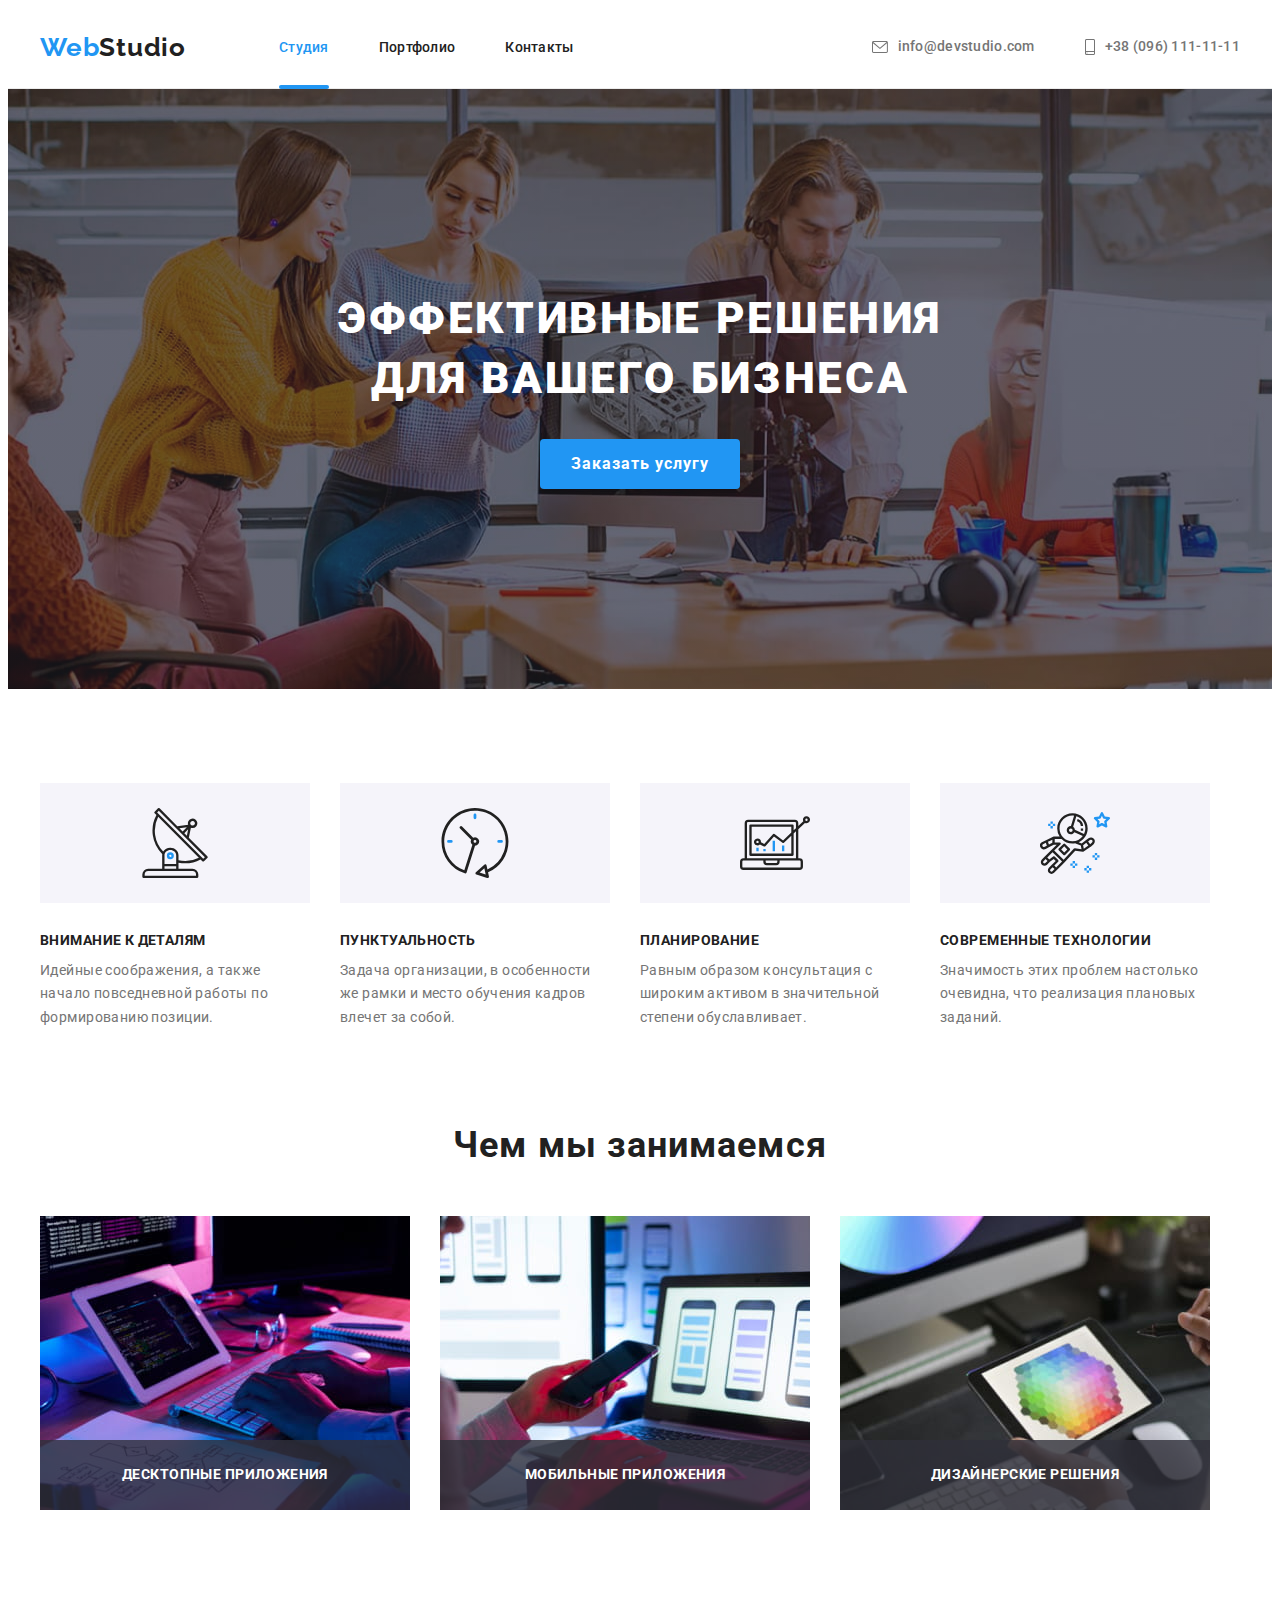
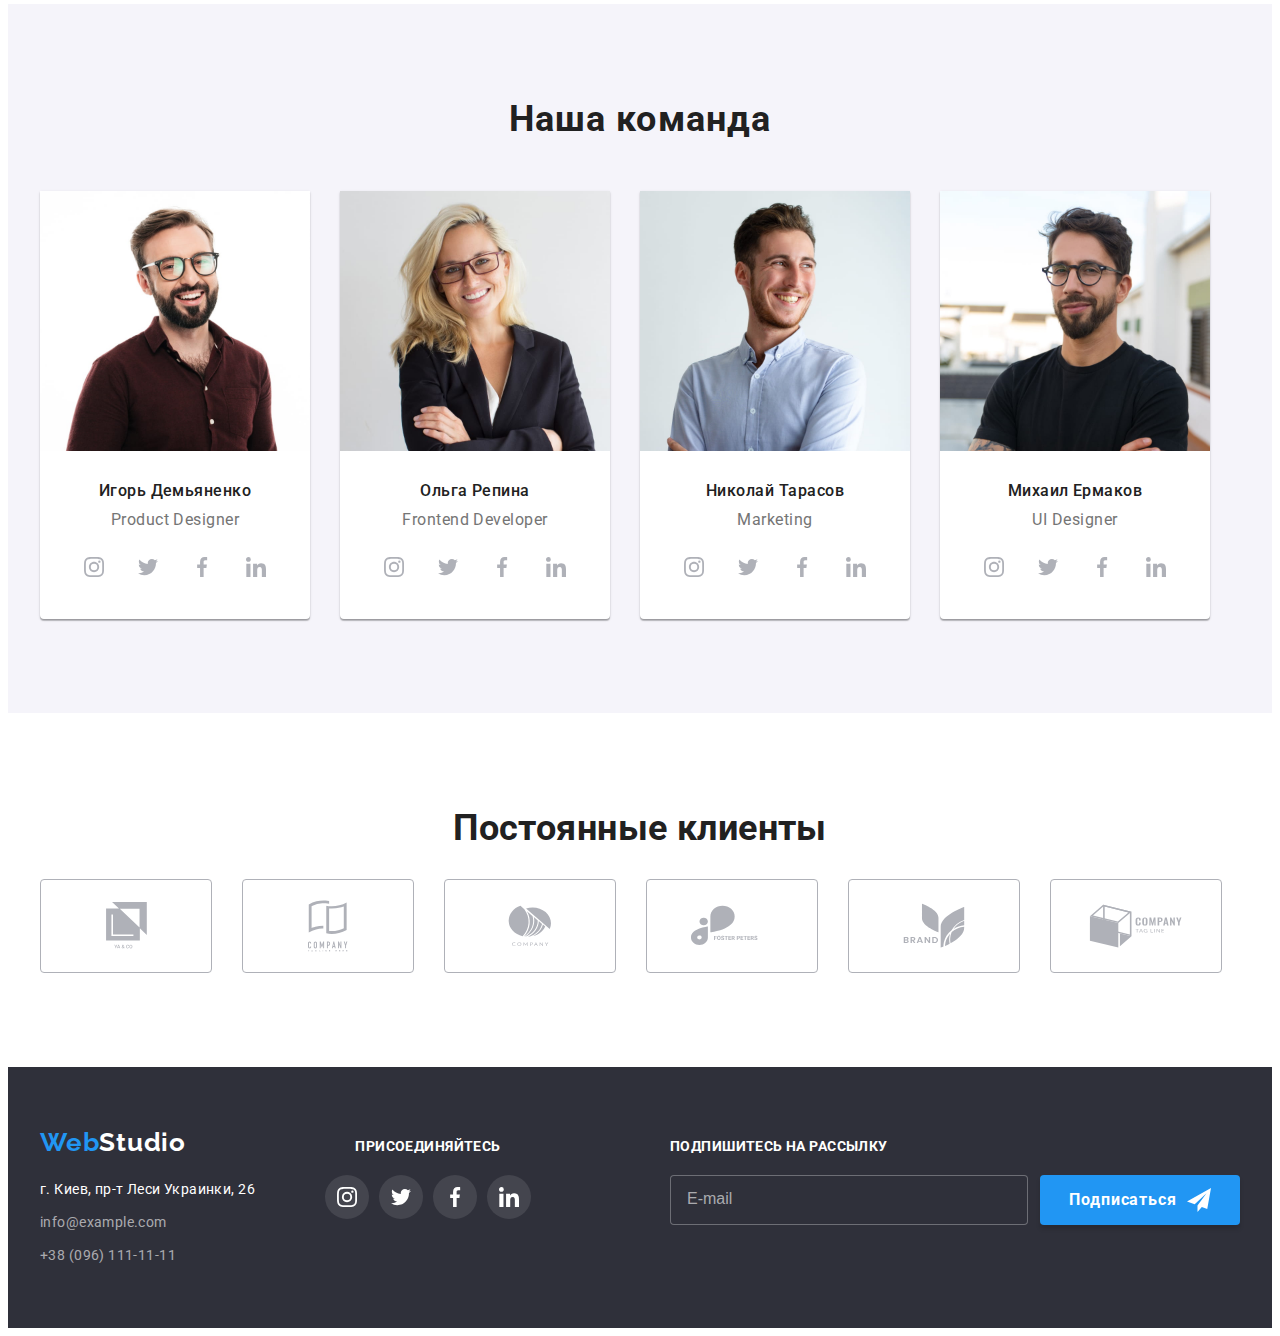
<file: index.html>
<!DOCTYPE html>
<html lang="ru">
  <head>
    <meta charset="UTF-8" />
    <meta name="viewport" content="width=device-width, initial-scale=1.0" />
    <title>WebStudio</title>
    <link rel="preconnect" href="https://fonts.googleapis.com" />
    <link rel="preconnect" href="https://fonts.gstatic.com" crossorigin />
    <link
      href="https://fonts.googleapis.com/css2?family=Raleway:wght@700&family=Roboto:wght@400;500;700;900&display=swap"
      rel="stylesheet"
    />
    <link
      rel="stylesheet"
      href="https://cdnjs.cloudflare.com/ajax/libs/modern-normalize/1.1.0/modern-normalize.min.css"
      integrity="sha512-wpPYUAdjBVSE4KJnH1VR1HeZfpl1ub8YT/NKx4PuQ5NmX2tKuGu6U/JRp5y+Y8XG2tV+wKQpNHVUX03MfMFn9Q=="
      crossorigin="anonymous"
      referrerpolicy="no-referrer"
    />
    <link rel="stylesheet" href="./css/main.min.css" />
  </head>
  <body>
    <!--Шапка сайту-->
    <header class="header">
      <div class="container">
        <nav class="navigation">
          <a href="./index.html" class="logo link header__logo logo--dark"
            ><span class="logo__name">Web</span>Studio</a
          >
          <ul class="nav-list list">
            <li class="nav-list__item">
              <a href="" class="nav-list__link link nav current">Студия</a>
            </li>
            <li class="nav-list__item">
              <a href="./portfolio.html" class="nav-list__link link nav"
                >Портфолио</a
              >
            </li>
            <li class="nav-list__item">
              <a href="" class="nav-list__link link nav">Контакты</a>
            </li>
          </ul>
        </nav>
        <button type="button" class="menu-open-btn">
          <svg class="mob-menu__icon-open" width="40" height="40">
            <use href="./images/symbol-defs.svg#icon-mob-open"></use>
          </svg>
        </button>
        <ul class="contact-list list">
          <li class="contact-list__item">
            <a
              href="mailto:info@devstudio.com"
              class="contact-list__mail link contact"
            >
              <svg class="contact-list__icon" width="16" height="12">
                <use href="./images/symbol-defs.svg#icon-envelope"></use>
              </svg>
              info@devstudio.com</a
            >
          </li>
          <li class="contact-list__item">
            <a href="tel:+380961111111" class="contact-list__tel link contact">
              <svg class="contact-list__icon" width="10" height="16">
                <use href="./images/symbol-defs.svg#icon-smartphone"></use>
              </svg>
              +38 (096) 111-11-11
            </a>
          </li>
        </ul>
        <div class="mob-menu is-hidden">
          <button type="button" class="menu-close-btn">
            <svg class="mob-menu__icon-close" width="40" height="40">
              <use href="./images/symbol-defs.svg#icon-mob-close"></use>
            </svg>
          </button>
          <div class="mob-list-wrap">
            <ul class="mob-list list">
              <li class="mob-list__item">
                <a href="./index.html" class="mob-list__link link nav"
                  >Студия</a
                >
              </li>
              <li class="mob-list__item">
                <a href="./portfolio.html" class="mob-list__link link nav"
                  >Портфолио</a
                >
              </li>
              <li class="mob-list__item">
                <a href="" class="mob-list__link link nav">Контакты</a>
              </li>
            </ul>
          </div>
          <div class="mob-contact-wrap">
            <ul class="mob-contact-list list">
              <li class="mob-contact-list__item">
                <a
                  href="tel:+380961111111"
                  class="mob-contact-list__tel link contact"
                  >+38 (096) 111-11-11
                </a>
              </li>
              <li class="mob-contact-list__item">
                <a
                  href="mailto:info@devstudio.com"
                  class="mob-contact-list__mail link contact"
                  >info@devstudio.com</a
                >
              </li>
            </ul>
            <ul class="mob-soc-list list">
              <li class="mob-soc-list__item">
                <a href="" class="mob-soc-list__link link">Instagram</a>
              </li>
              <li class="mob-soc-list__item">
                <a href="" class="mob-soc-list__link link">Twitter</a>
              </li>
              <li class="mob-soc-list__item">
                <a href="" class="mob-soc-list__link link">Facebook</a>
              </li>
              <li class="mob-soc-list__item">
                <a href="" class="mob-soc-list__link link">Linkedin</a>
              </li>
            </ul>
          </div>
        </div>
      </div>
    </header>

    <main>
      <!--_________________________________Герой______________________________-->

      <section class="hero">
        <div class="container">
          <h1 class="hero-title">Эффективные решения для вашего бизнеса</h1>
          <button data-open-modal type="button" class="btn-order">
            Заказать услугу
          </button>
        </div>
      </section>
      <!-- __________________________ПЕРЕВАГИ_____________________________ -->
      <section class="features section">
        <div class="container">
          <h2 class="visually-hidden">Наши преимущества</h2>
          <ul class="features-list list">
            <li class="features-list_item">
              <div class="features-list__thumb">
                <svg class="features-list__icon" width="70" height="70">
                  <use href="./images/symbol-defs.svg#icon-antenna"></use>
                </svg>
              </div>
              <h3 class="features-list__title">Внимание к деталям</h3>
              <p class="features-list__text">
                Идейные соображения, а также начало повседневной работы по
                формированию позиции.
              </p>
            </li>
            <li class="features-list_item">
              <div class="features-list__thumb">
                <svg class="features-list__icon" width="70" height="70">
                  <use href="./images/symbol-defs.svg#icon-clock"></use>
                </svg>
              </div>
              <h3 class="features-list__title">Пунктуальность</h3>
              <p class="features-list__text">
                Задача организации, в особенности же рамки и место обучения
                кадров влечет за собой.
              </p>
            </li>
            <li class="features-list_item">
              <div class="features-list__thumb">
                <svg class="features-list__icon" width="70" height="70">
                  <use href="./images/symbol-defs.svg#icon-diagram"></use>
                </svg>
              </div>
              <h3 class="features-list__title">Планирование</h3>
              <p class="features-list__text">
                Равным образом консультация с широким активом в значительной
                степени обуславливает.
              </p>
            </li>
            <li class="features-list_item">
              <div class="features-list__thumb">
                <svg class="features-list__icon" width="70" height="70">
                  <use href="./images/symbol-defs.svg#icon-astronaut"></use>
                </svg>
              </div>
              <h3 class="features-list__title">Современные технологии</h3>
              <p class="features-list__text">
                Значимость этих проблем настолько очевидна, что реализация
                плановых заданий.
              </p>
            </li>
          </ul>
        </div>
      </section>
      <!-- __________________________________________________ЧІМ МИ ЗАЙМАЄМОСЬ_______________________ -->
      <section class="work section">
        <div class="container">
          <h2 class="work-title title-studio">Чем мы занимаемся</h2>
          <ul class="work-list list">
            <li class="work-list__item">
              <picture>
                <source
                  srcset="./images/work-one.jpg 1x, ./images/work-one-2x.jpg 2x"
                  media="(min-width:1200px)"
                />
                <img
                  src="./images/work-one.jpg"
                  alt="робота с компьютером"
                  width="370"
                  height="294"
                />
              </picture>
              <div class="work-list__thumb">
                <h3 class="work-list__title">Десктопные приложения</h3>
              </div>
            </li>
            <li class="work-list__item">
              <picture>
                <source
                  srcset="./images/work-two.jpg 1x, ./images/work-two-2x.jpg 2x"
                  media="(min-width:1200px)"
                />
                <img
                  src="./images/work-two.jpg"
                  alt="робота на телефоне"
                  width="370"
                  height="294"
                />
              </picture>
              <div class="work-list__thumb">
                <h3 class="work-list__title">Мобильные приложения</h3>
              </div>
            </li>
            <li class="work-list__item">
              <picture>
                <source
                  srcset="
                    ./images/work-three.jpg    1x,
                    ./images/work-three-2x.jpg 2x
                  "
                  media="(min-width:1200px)"
                />
                <img
                  src="./images/work-three.jpg"
                  alt="робота на планшете"
                  width="370"
                  height="294"
                />
              </picture>
              <div class="work-list__thumb">
                <h3 class="work-list__title">Дизайнерские решения</h3>
              </div>
            </li>
          </ul>
        </div>
      </section>
      <!-- ____________________________________________НАША КОМАНДА______________________________ -->
      <section class="section team">
        <div class="container">
          <h2 class="team-title title-studio">Наша команда</h2>
          <ul class="team-list list">
            <li class="team-list__item">
              <picture>
                <source
                  srcset="
                    ./images/product-designer.jpg    1x,
                    ./images/product-designer-2x.jpg 2x
                  "
                  media="(min-width:1200px)"
                />
                <source
                  srcset="
                    ./images/product-designer-tab.jpg    1x,
                    ./images/product-designer-tab-2x.jpg 2x
                  "
                  media="(min-width:768px)"
                />
                <source
                  srcset="
                    ./images/product-designer-mob.jpg    1x,
                    ./images/product-designer-mob-2x.jpg 2x
                  "
                  media="(min-width:320px)"
                />
                <img
                  src="./images/product-designer.jpg"
                  alt="Игорь Демьяненко"
                  width="270"
                  height="260"
                  class="team-list__img"
                />
              </picture>
              <div class="team-list__div">
                <h3 class="team-list__title">Игорь Демьяненко</h3>
                <p lang="en" class="team-list__text">Product Designer</p>
              </div>
              <ul class="team-soc-list list">
                <li class="team-soc-list__item">
                  <a href="" class="team-soc-list__link">
                    <svg class="team-soc-list__icon" width="20" height="20">
                      <use href="./images/symbol-defs.svg#icon-instagram"></use>
                    </svg>
                  </a>
                </li>
                <li class="team-soc-list__item">
                  <a href="" class="team-soc-list__link">
                    <svg class="team-soc-list__icon" width="20" height="20">
                      <use href="./images/symbol-defs.svg#icon-twitter"></use>
                    </svg>
                  </a>
                </li>
                <li class="team-soc-list__item">
                  <a href="" class="team-soc-list__link">
                    <svg class="team-soc-list__icon" width="20" height="20">
                      <use href="./images/symbol-defs.svg#icon-facebook"></use>
                    </svg>
                  </a>
                </li>
                <li class="team-soc-list__item">
                  <a href="" class="team-soc-list__link">
                    <svg class="team-soc-list__icon" width="20" height="20">
                      <use href="./images/symbol-defs.svg#icon-linkedin"></use>
                    </svg>
                  </a>
                </li>
              </ul>
            </li>
            <li class="team-list__item">
              <picture>
                <source
                  srcset="
                    ./images/frontend-developer.jpg    1x,
                    ./images/frontend-developer-2x.jpg 2x
                  "
                  media="(min-width:1200px)"
                />
                <source
                  srcset="
                    ./images/frontend-developer-tab.jpg    1x,
                    ./images/frontend-developer-tab-2x.jpg 2x
                  "
                  media="(min-width:768px)"
                />
                <source
                  srcset="
                    ./images/frontend-developer-mob.jpg    1x,
                    ./images/frontend-developer-mob-2x.jpg 2x
                  "
                  media="(min-width:320px)"
                />
                <img
                  src="./images/frontend-developer.jpg"
                  alt="Ольга Репина"
                  width="270"
                  height="260"
                  class="team-list__img"
                />
              </picture>
              <div class="team-list__div">
                <h3 class="team-list__title">Ольга Репина</h3>
                <p lang="en" class="team-list__text">Frontend Developer</p>
              </div>
              <ul class="team-soc-list list">
                <li class="team-soc-list__item">
                  <a href="" class="team-soc-list__link">
                    <svg class="team-soc-list__icon" width="20" height="20">
                      <use href="./images/symbol-defs.svg#icon-instagram"></use>
                    </svg>
                  </a>
                </li>
                <li class="team-soc-list__item">
                  <a href="" class="team-soc-list__link">
                    <svg class="team-soc-list__icon" width="20" height="20">
                      <use href="./images/symbol-defs.svg#icon-twitter"></use>
                    </svg>
                  </a>
                </li>
                <li class="team-soc-list__item">
                  <a href="" class="team-soc-list__link">
                    <svg class="team-soc-list__icon" width="20" height="20">
                      <use href="./images/symbol-defs.svg#icon-facebook"></use>
                    </svg>
                  </a>
                </li>
                <li class="team-soc-list__item">
                  <a href="" class="team-soc-list__link">
                    <svg class="team-soc-list__icon" width="20" height="20">
                      <use href="./images/symbol-defs.svg#icon-linkedin"></use>
                    </svg>
                  </a>
                </li>
              </ul>
            </li>
            <li class="team-list__item">
              <picture>
                <source
                  srcset="
                    ./images/marketing.jpg    1x,
                    ./images/marketing-2x.jpg 2x
                  "
                  media="(min-width:1200px)"
                />
                <source
                  srcset="
                    ./images/marketing-tab.jpg    1x,
                    ./images/marketing-tab-2x.jpg 2x
                  "
                  media="(min-width:768px)"
                />
                <source
                  srcset="
                    ./images/marketing-mob.jpg    1x,
                    ./images/marketing-mob-2x.jpg 2x
                  "
                  media="(min-width:320px)"
                />
                <img
                  src="./images/marketing.jpg"
                  alt="Николай Тарасов"
                  width="270"
                  height="260"
                  class="team-list__img"
                />
              </picture>
              <div class="team-list__div">
                <h3 class="team-list__title">Николай Тарасов</h3>
                <p lang="en" class="team-list__text">Marketing</p>
              </div>
              <ul class="team-soc-list list">
                <li class="team-soc-list__item">
                  <a href="" class="team-soc-list__link">
                    <svg class="team-soc-list__icon" width="20" height="20">
                      <use href="./images/symbol-defs.svg#icon-instagram"></use>
                    </svg>
                  </a>
                </li>
                <li class="team-soc-list__item">
                  <a href="" class="team-soc-list__link">
                    <svg class="team-soc-list__icon" width="20" height="20">
                      <use href="./images/symbol-defs.svg#icon-twitter"></use>
                    </svg>
                  </a>
                </li>
                <li class="team-soc-list__item">
                  <a href="" class="team-soc-list__link">
                    <svg class="team-soc-list__icon" width="20" height="20">
                      <use href="./images/symbol-defs.svg#icon-facebook"></use>
                    </svg>
                  </a>
                </li>
                <li class="team-soc-list__item">
                  <a href="" class="team-soc-list__link">
                    <svg class="team-soc-list__icon" width="20" height="20">
                      <use href="./images/symbol-defs.svg#icon-linkedin"></use>
                    </svg>
                  </a>
                </li>
              </ul>
            </li>
            <li class="team-list__item">
              <picture>
                <source
                  srcset="
                    ./images/ui-designer.jpg    1x,
                    ./images/ui-designer-2x.jpg 2x
                  "
                  media="(min-width:1200px)"
                />
                <source
                  srcset="
                    ./images/ui-designer-tab.jpg    1x,
                    ./images/ui-designer-tab-2x.jpg 2x
                  "
                  media="(min-width:768px)"
                />
                <source
                  srcset="
                    ./images/ui-designer-mob.jpg    1x,
                    ./images/ui-designer-mob-2x.jpg 2x
                  "
                  media="(min-width:320px)"
                />
                <img
                  src="./images/ui-designer.jpg"
                  alt="Михаил Ермаков"
                  width="270"
                  height="260"
                  class="team-list__img"
                />
              </picture>
              <div class="team-list__div">
                <h3 class="team-list__title">Михаил Ермаков</h3>
                <p lang="en" class="team-list__text">UI Designer</p>
              </div>
              <ul class="team-soc-list list">
                <li class="team-soc-list__item">
                  <a href="" class="team-soc-list__link">
                    <svg class="team-soc-list__icon" width="20" height="20">
                      <use href="./images/symbol-defs.svg#icon-instagram"></use>
                    </svg>
                  </a>
                </li>
                <li class="team-soc-list__item">
                  <a href="" class="team-soc-list__link">
                    <svg class="team-soc-list__icon" width="20" height="20">
                      <use href="./images/symbol-defs.svg#icon-twitter"></use>
                    </svg>
                  </a>
                </li>
                <li class="team-soc-list__item">
                  <a href="" class="team-soc-list__link">
                    <svg class="team-soc-list__icon" width="20" height="20">
                      <use href="./images/symbol-defs.svg#icon-facebook"></use>
                    </svg>
                  </a>
                </li>
                <li class="team-soc-list__item">
                  <a href="" class="team-soc-list__link">
                    <svg class="team-soc-list__icon" width="20" height="20">
                      <use href="./images/symbol-defs.svg#icon-linkedin"></use>
                    </svg>
                  </a>
                </li>
              </ul>
            </li>
          </ul>
        </div>
      </section>
      <!-- ______________________________________________КЛІЄНТИ____________________________________________ -->
      <section class="section clients">
        <div class="container">
          <h2 class="clients-title">Постоянные клиенты</h2>
          <ul class="clients-list list">
            <li class="clients-list__item">
              <a href="" class="clients-list__link">
                <svg class="clients-list__icon" width="41" height="46.7">
                  <use href="./images/symbol-defs.svg#icon-Logo1"></use>
                </svg>
              </a>
            </li>
            <li class="clients-list__item">
              <a href="" class="clients-list__link">
                <svg class="clients-list__icon" width="40" height="52">
                  <use href="./images/symbol-defs.svg#icon-Logo2"></use>
                </svg>
              </a>
            </li>
            <li class="clients-list__item">
              <a href="" class="clients-list__link">
                <svg class="clients-list__icon" width="43.46" height="41.18">
                  <use href="./images/symbol-defs.svg#icon-Logo3"></use>
                </svg>
              </a>
            </li>
            <li class="clients-list__item">
              <a href="" class="clients-list__link">
                <svg class="clients-list__icon" width="84.44" height="40.62">
                  <use href="./images/symbol-defs.svg#icon-Logo4"></use>
                </svg>
              </a>
            </li>
            <li class="clients-list__item">
              <a href="" class="clients-list__link">
                <svg class="clients-list__icon" width="62.54" height="45.43">
                  <use href="./images/symbol-defs.svg#icon-Logo5"></use>
                </svg>
              </a>
            </li>
            <li class="clients-list__item">
              <a href="" class="clients-list__link">
                <svg class="clients-list__icon" width="93.79" height="43.93">
                  <use href="./images/symbol-defs.svg#icon-Logo6"></use>
                </svg>
              </a>
            </li>
          </ul>
        </div>
      </section>
    </main>

    <!--_____________________________________________________Футер____________________________________________-->
    <footer class="footer">
      <div class="container footer-container">
        <div class="footer-adress-soc">
          <div class="footer-adress-div">
            <a href="./index.html" class="logo footer__logo link logo--light"
              ><span class="logo__name">Web</span>Studio</a
            >
            <address class="address">
              <ul class="address-list list">
                <li class="address-list__item">
                  <p class="address-list__text addres-footer">
                    г. Киев, пр-т Леси Украинки, 26
                  </p>
                </li>
                <li class="address-list__item">
                  <a
                    href="mailto:info@example.com"
                    class="address-list__link link addres-footer"
                    >info@example.com
                  </a>
                </li>
                <li class="address-list__item">
                  <a
                    href="tel:+380961111111"
                    class="address-list__link link addres-footer"
                    >+38 (096) 111-11-11
                  </a>
                </li>
              </ul>
            </address>
          </div>
          <div class="footer-soc-div">
            <p class="text-footer">присоединяйтесь</p>
            <ul class="footer-soc-list list">
              <li class="footer-soc-list__item">
                <a href="" class="footer-soc-list__link">
                  <svg class="footer-soc-list__icon" width="20" height="20">
                    <use href="./images/symbol-defs.svg#icon-instagram"></use>
                  </svg>
                </a>
              </li>
              <li class="footer-soc-list__item">
                <a href="" class="footer-soc-list__link">
                  <svg class="footer-soc-list__icon" width="20" height="20">
                    <use href="./images/symbol-defs.svg#icon-twitter"></use>
                  </svg>
                </a>
              </li>
              <li class="footer-soc-list__item">
                <a href="" class="footer-soc-list__link">
                  <svg class="footer-soc-list__icon" width="20" height="20">
                    <use href="./images/symbol-defs.svg#icon-facebook"></use>
                  </svg>
                </a>
              </li>
              <li class="footer-soc-list__item">
                <a href="" class="footer-soc-list__link">
                  <svg class="footer-soc-list__icon" width="20" height="20">
                    <use href="./images/symbol-defs.svg#icon-linkedin"></use>
                  </svg>
                </a>
              </li>
            </ul>
          </div>
        </div>
        <div class="footer-mail-div">
          <div class="footer-form-div">
            <p class="text-footer">Подпишитесь на рассылку</p>
            <form class="form-footer">
              <input
                type="email"
                name="email"
                id="email"
                class="form-footer__email-input"
                placeholder="E-mail"
              />
            </form>
          </div>
          <div class="sign-up">
            <button type="button" class="sign-up-btn">
              Подписаться
              <svg class="sign-up-btn__icon" width="24" height="24">
                <use href="./images/symbol-defs.svg#icon-send"></use>
              </svg>
            </button>
          </div>
        </div>
      </div>
    </footer>
    <!-- _______________________________________MODAL_________________________________________ -->
    <div class="backdrop is-hidden" data-backdrop>
      <div class="modal">
        <p class="modal-text">Оставьте свои данные, мы вам перезвоним</p>
        <form class="form-modal">
          <div class="form-field">
            <label for="name" class="form-label">Имя</label>
            <div class="form-input-wrap">
              <input type="text" name="username" id="name" class="form-input" />
              <svg class="icon-field" width="18" height="18">
                <use href="./images/symbol-defs.svg#icon-person-black"></use>
              </svg>
            </div>
          </div>
          <div class="form-field">
            <label for="tel" class="form-label">Телефон</label>
            <div class="form-input-wrap">
              <input type="tel" name="tel" id="tel" class="form-input" />
              <svg class="icon-field" width="18" height="18">
                <use href="./images/symbol-defs.svg#icon-phone-black"></use>
              </svg>
            </div>
          </div>
          <div class="form-field">
            <label for="mail" class="form-label">Почта</label>
            <div class="form-input-wrap">
              <input type="email" name="mail" id="mail" class="form-input" />
              <svg class="icon-field" width="18" height="18">
                <use href="./images/symbol-defs.svg#icon-email-black"></use>
              </svg>
            </div>
          </div>
          <div class="form-field">
            <label for="comment" class="form-label">Коментарий</label>
            <textarea
              class="comment-textarea"
              name="comment"
              id="comment"
              placeholder="Введите текст"
            ></textarea>
          </div>
          <div class="form-policy">
            <input
              type="checkbox"
              name="policy"
              id="policy"
              class="checkbox-input visually-hidden"
              value="policy"
            />
            <label for="policy" class="checkbox-label">
              <!-- <span class="check">
                <svg class="check-icon" width="16" height="15">
                  <use href="./images/symbol-defs.svg#icon-check"></use>
                </svg>
              </span> -->
              Соглашаюсь с рассылкой и принимаю &nbsp;
              <a href="" class="checkbox-link"> Условия договора</a></label
            >
          </div>
        </form>
        <button type="submit" class="send-btn">Отправить</button>
        <button type="button" data-close-modal>
          <svg class="icon-close" width="30" height="30">
            <use href="./images/symbol-defs.svg#icon-close"></use>
          </svg>
        </button>
      </div>
    </div>
    <!-- __________________________________SKRIPT______________________________________________ -->
    <script src="./js/modal.js"></script>
    <script src="./js/menu.js"></script>
  </body>
</html>
</file>
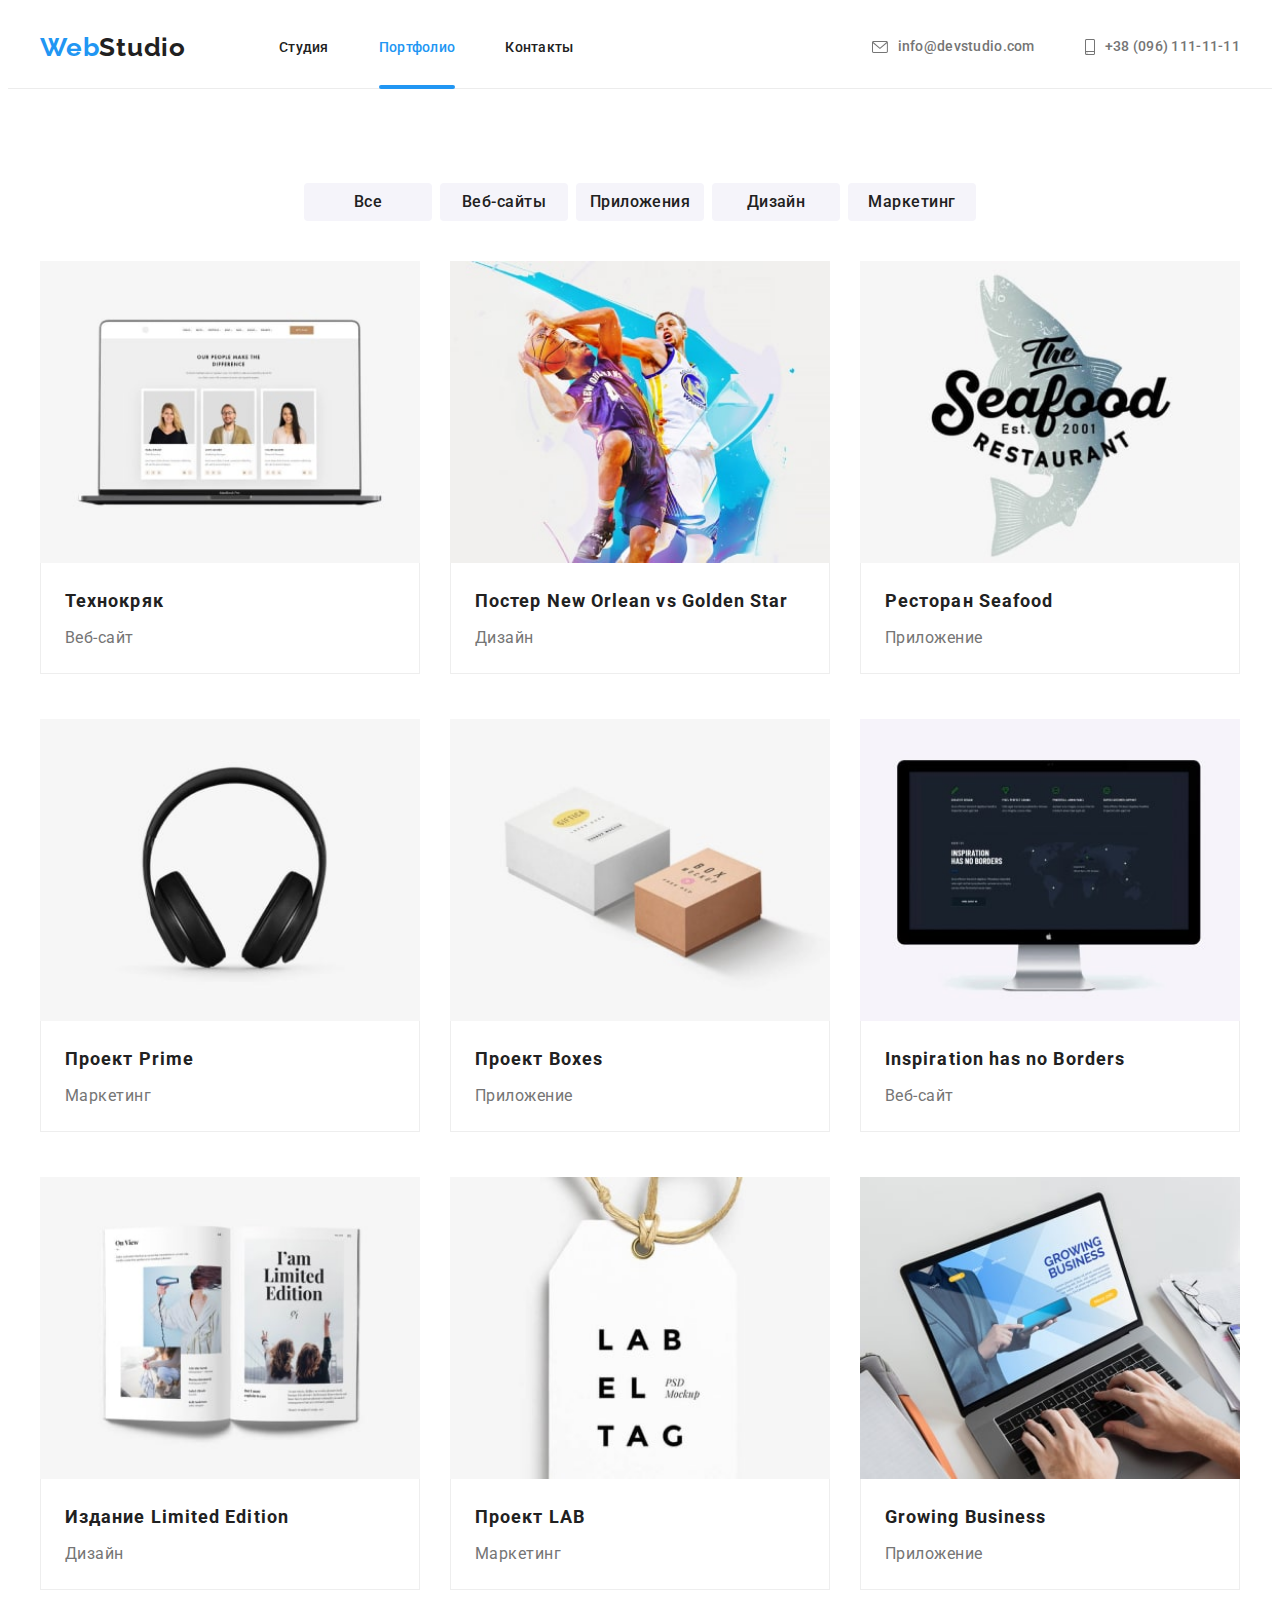
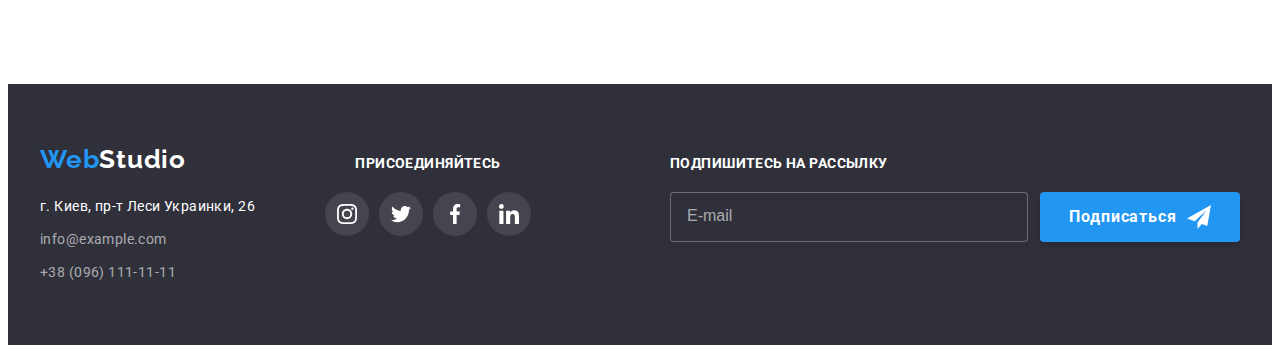
<file: portfolio.html>
<!DOCTYPE html>
<html lang="ru">
  <head>
    <meta charset="UTF-8" />
    <meta name="viewport" content="width=device-width, initial-scale=1.0" />
    <title>WebStudio</title>
    <link rel="preconnect" href="https://fonts.googleapis.com" />
    <link rel="preconnect" href="https://fonts.gstatic.com" crossorigin />
    <link
      href="https://fonts.googleapis.com/css2?family=Raleway:wght@700&family=Roboto:wght@400;500;700;900&display=swap"
      rel="stylesheet"
    />
    <link
      rel="stylesheet"
      href="https://cdnjs.cloudflare.com/ajax/libs/modern-normalize/1.1.0/modern-normalize.min.css"
      integrity="sha512-wpPYUAdjBVSE4KJnH1VR1HeZfpl1ub8YT/NKx4PuQ5NmX2tKuGu6U/JRp5y+Y8XG2tV+wKQpNHVUX03MfMFn9Q=="
      crossorigin="anonymous"
      referrerpolicy="no-referrer"
    />
    <link rel="stylesheet" href="./css/main.min.css" />
  </head>
  <body>
    <!--Шапка сайту-->
    <header class="header">
      <div class="container">
        <nav class="navigation">
          <a href="./index.html" class="logo link header__logo logo--dark"
            ><span class="logo__name">Web</span>Studio</a
          >
          <ul class="nav-list list">
            <li class="nav-list__item">
              <a href="./index.html" class="nav-list__link link nav">Студия</a>
            </li>
            <li class="nav-list__item">
              <a href="./portfolio.html" class="nav-list__link link nav current"
                >Портфолио</a
              >
            </li>
            <li class="nav-list__item">
              <a href="" class="nav-list__link link nav">Контакты</a>
            </li>
          </ul>
        </nav>
        <button type="button" class="menu-open-btn">
          <svg class="mob-menu__icon-open" width="40" height="40">
            <use href="./images/symbol-defs.svg#icon-mob-open"></use>
          </svg>
        </button>
        <ul class="contact-list list">
          <li class="contact-list__item">
            <a
              href="mailto:info@devstudio.com"
              class="contact-list__mail link contact"
            >
              <svg class="contact-list__icon" width="16" height="12">
                <use href="./images/symbol-defs.svg#icon-envelope"></use>
              </svg>
              info@devstudio.com</a
            >
          </li>
          <li class="contact-list__item">
            <a href="tel:+380961111111" class="contact-list__tel link contact">
              <svg class="contact-list__icon" width="10" height="16">
                <use href="./images/symbol-defs.svg#icon-smartphone"></use>
              </svg>
              +38 (096) 111-11-11
            </a>
          </li>
        </ul>
        <div class="mob-menu is-hidden">
          <button type="button" class="menu-close-btn">
            <svg class="mob-menu__icon-close" width="40" height="40">
              <use href="./images/symbol-defs.svg#icon-mob-close"></use>
            </svg>
          </button>
          <div class="mob-list-wrap">
            <ul class="mob-list list">
              <li class="mob-list__item">
                <a href="./index.html" class="mob-list__link link nav"
                  >Студия</a
                >
              </li>
              <li class="mob-list__item">
                <a href="./portfolio.html" class="mob-list__link link nav"
                  >Портфолио</a
                >
              </li>
              <li class="mob-list__item">
                <a href="" class="mob-list__link link nav">Контакты</a>
              </li>
            </ul>
          </div>
          <div class="mob-contact-wrap">
            <ul class="mob-contact-list list">
              <li class="mob-contact-list__item">
                <a
                  href="tel:+380961111111"
                  class="mob-contact-list__tel link contact"
                  >+38 (096) 111-11-11
                </a>
              </li>
              <li class="mob-contact-list__item">
                <a
                  href="mailto:info@devstudio.com"
                  class="mob-contact-list__mail link contact"
                  >info@devstudio.com</a
                >
              </li>
            </ul>
            <ul class="mob-soc-list list">
              <li class="mob-soc-list__item">
                <a href="" class="mob-soc-list__link link">Instagram</a>
              </li>
              <li class="mob-soc-list__item">
                <a href="" class="mob-soc-list__link link">Twitter</a>
              </li>
              <li class="mob-soc-list__item">
                <a href="" class="mob-soc-list__link link">Facebook</a>
              </li>
              <li class="mob-soc-list__item">
                <a href="" class="mob-soc-list__link link">Linkedin</a>
              </li>
            </ul>
          </div>
        </div>
      </div>
    </header>

    <main>
      <section class="hero-portfolio section">
        <div class="container">
          <h1 class="visually-hidden">Примеры робот</h1>
          <ul class="filter-list list">
            <li class="filter-list__item">
              <button type="button" class="filter-list__btn">Все</button>
            </li>
            <li class="filter-list__item">
              <button type="button" class="filter-list__btn">Веб-сайты</button>
            </li>
            <li class="filter-list__item">
              <button type="button" class="filter-list__btn">Приложения</button>
            </li>
            <li class="filter-list__item">
              <button type="button" class="filter-list__btn">Дизайн</button>
            </li>
            <li class="filter-list__item">
              <button type="button" class="filter-list__btn">Маркетинг</button>
            </li>
          </ul>

          <ul class="product-list list">
            <li class="product-list__item">
              <a href="" class="product-list__link link">
                <div class="product-list__thumb">
                  <picture>
                    <source
                      srcset="
                        ./images/product-1.jpg    1x,
                        ./images/product-1-2x.jpg 2x
                      "
                      media="(min-width:1200px)"
                    />
                    <source
                      srcset="
                        ./images/product-1-tab.jpg    1x,
                        ./images/product-1-tab-2x.jpg 2x
                      "
                      media="(min-width:768px)"
                    />
                    <source
                      srcset="
                        ./images/product-1-mob.jpg    1x,
                        ./images/product-1-mob-2x.jpg 2x
                      "
                      media="(min-width:320px)"
                    />
                    <img
                      src="./images/product-1.jpg"
                      alt="ноутбук"
                      width="370"
                      height="294"
                      class="product-list__img"
                    />
                  </picture>
                  <p class="product-list__text">
                    Ресурс предлагает комплексные предложения с разным уровнем
                    функционала и сервисов. Все это позволит посетителю получить
                    исчерпывающие сведения о компании или частном лице.
                  </p>
                </div>
                <div class="product-list__bottom-thumb bottom-thumb">
                  <h2 class="product-list__title">Технокряк</h2>
                  <p class="product-list__type">Веб-сайт</p>
                </div>
              </a>
            </li>
            <li class="product-list__item">
              <a href="" class="product-list__link link">
                <div class="product-list__thumb">
                  <picture>
                    <source
                      srcset="
                        ./images/product-2.jpg    1x,
                        ./images/product-2-2x.jpg 2x
                      "
                      media="(min-width:1200px)"
                    />
                    <source
                      srcset="
                        ./images/product-2-tab.jpg    1x,
                        ./images/product-2-tab-2x.jpg 2x
                      "
                      media="(min-width:768px)"
                    />
                    <source
                      srcset="
                        ./images/product-2-mob.jpg    1x,
                        ./images/product-2-mob-2x.jpg 2x
                      "
                      media="(min-width:320px)"
                    />
                    <img
                      src="./images/product-2.jpg"
                      alt="два парня играют в баскетбол"
                      width="370"
                      height="294"
                      class="product-list__img"
                    />
                  </picture>
                  <p class="product-list__text">
                    Ресурс предлагает комплексные предложения с разным уровнем
                    функционала и сервисов. Все это позволит посетителю получить
                    исчерпывающие сведения о компании или частном лице.
                  </p>
                </div>
                <div class="product-list__bottom-thumb">
                  <h2 class="product-list__title">
                    Постер New Orlean vs Golden Star
                  </h2>
                  <p class="product-list__type">Дизайн</p>
                </div>
              </a>
            </li>
            <li class="product-list__item">
              <a href="" class="product-list__link link">
                <div class="product-list__thumb">
                  <picture>
                    <source
                      srcset="
                        ./images/product-3.jpg    1x,
                        ./images/product-3-2x.jpg 2x
                      "
                      media="(min-width:1200px)"
                    />
                    <source
                      srcset="
                        ./images/product-3-tab.jpg    1x,
                        ./images/product-3-tab-2x.jpg 2x
                      "
                      media="(min-width:768px)"
                    />
                    <source
                      srcset="
                        ./images/product-3-mob.jpg    1x,
                        ./images/product-3-mob-2x.jpg 2x
                      "
                      media="(min-width:320px)"
                    />
                    <img
                      src="./images/product-3.jpg"
                      alt="емблема ресторона риба"
                      width="370"
                      height="294"
                      class="product-list__img"
                    />
                  </picture>
                  <p class="product-list__text">
                    Ресурс предлагает комплексные предложения с разным уровнем
                    функционала и сервисов. Все это позволит посетителю получить
                    исчерпывающие сведения о компании или частном лице.
                  </p>
                </div>
                <div class="product-list__bottom-thumb">
                  <h2 class="product-list__title">Ресторан Seafood</h2>
                  <p class="product-list__type">Приложение</p>
                </div>
              </a>
            </li>
            <li class="product-list__item">
              <a href="" class="product-list__link link">
                <div class="product-list__thumb">
                  <picture>
                    <source
                      srcset="
                        ./images/product-4.jpg    1x,
                        ./images/product-4-2x.jpg 2x
                      "
                      media="(min-width:1200px)"
                    />
                    <source
                      srcset="
                        ./images/product-4-tab.jpg    1x,
                        ./images/product-4-tab-2x.jpg 2x
                      "
                      media="(min-width:768px)"
                    />
                    <source
                      srcset="
                        ./images/product-4-mob.jpg    1x,
                        ./images/product-4-mob-2x.jpg 2x
                      "
                      media="(min-width:320px)"
                    />
                    <img
                      src="./images/product-4.jpg"
                      alt="наушники"
                      width="370"
                      height="294"
                      class="product-list__img"
                    />
                  </picture>
                  <p class="product-list__text">
                    Ресурс предлагает комплексные предложения с разным уровнем
                    функционала и сервисов. Все это позволит посетителю получить
                    исчерпывающие сведения о компании или частном лице.
                  </p>
                </div>
                <div class="product-list__bottom-thumb">
                  <h2 class="product-list__title">Проект Prime</h2>
                  <p class="product-list__type">Маркетинг</p>
                </div>
              </a>
            </li>
            <li class="product-list__item">
              <a href="" class="product-list__link link">
                <div class="product-list__thumb">
                  <picture>
                    <source
                      srcset="
                        ./images/product-5.jpg    1x,
                        ./images/product-5-2x.jpg 2x
                      "
                      media="(min-width:1200px)"
                    />
                    <source
                      srcset="
                        ./images/product-5-tab.jpg    1x,
                        ./images/product-5-tab-2x.jpg 2x
                      "
                      media="(min-width:768px)"
                    />
                    <source
                      srcset="
                        ./images/product-5-mob.jpg    1x,
                        ./images/product-5-mob-2x.jpg 2x
                      "
                      media="(min-width:320px)"
                    />
                    <img
                      src="./images/product-5.jpg"
                      alt="две картонных коробки"
                      width="370"
                      height="294"
                      class="product-list__img"
                    />
                  </picture>
                  <p class="product-list__text">
                    Ресурс предлагает комплексные предложения с разным уровнем
                    функционала и сервисов. Все это позволит посетителю получить
                    исчерпывающие сведения о компании или частном лице.
                  </p>
                </div>
                <div class="product-list__bottom-thumb">
                  <h2 class="product-list__title">Проект Boxes</h2>
                  <p class="product-list__type">Приложение</p>
                </div>
              </a>
            </li>
            <li class="product-list__item">
              <a href="" class="product-list__link link">
                <div class="product-list__thumb">
                  <picture>
                    <source
                      srcset="
                        ./images/product-6.jpg    1x,
                        ./images/product-6-2x.jpg 2x
                      "
                      media="(min-width:1200px)"
                    />
                    <source
                      srcset="
                        ./images/product-6-tab.jpg    1x,
                        ./images/product-6-tab-2x.jpg 2x
                      "
                      media="(min-width:768px)"
                    />
                    <source
                      srcset="
                        ./images/product-6-mob.jpg    1x,
                        ./images/product-6-mob-2x.jpg 2x
                      "
                      media="(min-width:320px)"
                    />
                    <img
                      src="./images/product-6.jpg"
                      alt="компьютер"
                      width="370"
                      height="294"
                      class="product-list__img"
                    />
                  </picture>
                  <p class="product-list__text">
                    Ресурс предлагает комплексные предложения с разным уровнем
                    функционала и сервисов. Все это позволит посетителю получить
                    исчерпывающие сведения о компании или частном лице.
                  </p>
                </div>
                <div class="product-list__bottom-thumb">
                  <h2 lang="an" class="product-list__title">
                    Inspiration has no Borders
                  </h2>
                  <p class="product-list__type">Веб-сайт</p>
                </div>
              </a>
            </li>
            <li class="product-list__item">
              <a href="" class="product-list__link link">
                <div class="product-list__thumb">
                  <picture>
                    <source
                      srcset="
                        ./images/product-7.jpg    1x,
                        ./images/product-7-2x.jpg 2x
                      "
                      media="(min-width:1200px)"
                    />
                    <source
                      srcset="
                        ./images/product-7-tab.jpg    1x,
                        ./images/product-7-tab-2x.jpg 2x
                      "
                      media="(min-width:768px)"
                    />
                    <source
                      srcset="
                        ./images/product-7-mob.jpg    1x,
                        ./images/product-7-mob-2x.jpg 2x
                      "
                      media="(min-width:320px)"
                    />
                    <img
                      src="./images/product-7.jpg"
                      alt="книжка"
                      width="370"
                      height="294"
                      class="product-list__img"
                    />
                  </picture>
                  <p class="product-list__text">
                    Ресурс предлагает комплексные предложения с разным уровнем
                    функционала и сервисов. Все это позволит посетителю получить
                    исчерпывающие сведения о компании или частном лице.
                  </p>
                </div>
                <div class="product-list__bottom-thumb">
                  <h2 class="product-list__title">Издание Limited Edition</h2>
                  <p class="product-list__type">Дизайн</p>
                </div>
              </a>
            </li>
            <li class="product-list__item">
              <a href="" class="product-list__link link">
                <div class="product-list__thumb">
                  <picture>
                    <source
                      srcset="
                        ./images/product-8.jpg    1x,
                        ./images/product-8-2x.jpg 2x
                      "
                      media="(min-width:1200px)"
                    />
                    <source
                      srcset="
                        ./images/product-8-tab.jpg    1x,
                        ./images/product-8-tab-2x.jpg 2x
                      "
                      media="(min-width:768px)"
                    />
                    <source
                      srcset="
                        ./images/product-8-mob.jpg    1x,
                        ./images/product-8-mob-2x.jpg 2x
                      "
                      media="(min-width:320px)"
                    />
                    <img
                      src="./images/product-8.jpg"
                      alt="лэйба"
                      width="370"
                      height="294"
                      class="product-list__img"
                    />
                  </picture>
                  <p class="product-list__text">
                    Ресурс предлагает комплексные предложения с разным уровнем
                    функционала и сервисов. Все это позволит посетителю получить
                    исчерпывающие сведения о компании или частном лице.
                  </p>
                </div>
                <div class="product-list__bottom-thumb">
                  <h2 class="product-list__title">Проект LAB</h2>
                  <p class="product-list__type">Маркетинг</p>
                </div>
              </a>
            </li>
            <li class="product-list__item">
              <a href="" class="product-list__link link">
                <div class="product-list__thumb">
                  <picture>
                    <source
                      srcset="
                        ./images/product-9.jpg    1x,
                        ./images/product-9-2x.jpg 2x
                      "
                      media="(min-width:1200px)"
                    />
                    <source
                      srcset="
                        ./images/product-9-tab.jpg    1x,
                        ./images/product-9-tab-2x.jpg 2x
                      "
                      media="(min-width:768px)"
                    />
                    <source
                      srcset="
                        ./images/product-9-mob.jpg    1x,
                        ./images/product-9-mob-2x.jpg 2x
                      "
                      media="(min-width:320px)"
                    />
                    <img
                      src="./images/product-9.jpg"
                      alt="ноутбук"
                      width="370"
                      height="294"
                      class="product-list__img"
                    />
                  </picture>
                  <p class="product-list__text">
                    Ресурс предлагает комплексные предложения с разным уровнем
                    функционала и сервисов. Все это позволит посетителю получить
                    исчерпывающие сведения о компании или частном лице.
                  </p>
                </div>
                <div class="product-list__bottom-thumb">
                  <h2 lang="an" class="product-list__title">
                    Growing Business
                  </h2>
                  <p class="product-list__type">Приложение</p>
                </div>
              </a>
            </li>
          </ul>
        </div>
      </section>
    </main>

    <!--Футер-->
    <footer class="footer">
      <div class="container footer-container">
        <div class="footer-adress-soc">
          <div class="footer-adress-div">
            <a href="./index.html" class="logo footer__logo link logo--light"
              ><span class="logo__name">Web</span>Studio</a
            >
            <address class="address">
              <ul class="address-list list">
                <li class="address-list__item">
                  <p class="address-list__text addres-footer">
                    г. Киев, пр-т Леси Украинки, 26
                  </p>
                </li>
                <li class="address-list__item">
                  <a
                    href="mailto:info@example.com"
                    class="address-list__link link addres-footer"
                    >info@example.com
                  </a>
                </li>
                <li class="address-list__item">
                  <a
                    href="tel:+380961111111"
                    class="address-list__link link addres-footer"
                    >+38 (096) 111-11-11
                  </a>
                </li>
              </ul>
            </address>
          </div>
          <div class="footer-soc-div">
            <p class="text-footer">присоединяйтесь</p>
            <ul class="footer-soc-list list">
              <li class="footer-soc-list__item">
                <a href="" class="footer-soc-list__link">
                  <svg class="footer-soc-list__icon" width="20" height="20">
                    <use href="./images/symbol-defs.svg#icon-instagram"></use>
                  </svg>
                </a>
              </li>
              <li class="footer-soc-list__item">
                <a href="" class="footer-soc-list__link">
                  <svg class="footer-soc-list__icon" width="20" height="20">
                    <use href="./images/symbol-defs.svg#icon-twitter"></use>
                  </svg>
                </a>
              </li>
              <li class="footer-soc-list__item">
                <a href="" class="footer-soc-list__link">
                  <svg class="footer-soc-list__icon" width="20" height="20">
                    <use href="./images/symbol-defs.svg#icon-facebook"></use>
                  </svg>
                </a>
              </li>
              <li class="footer-soc-list__item">
                <a href="" class="footer-soc-list__link">
                  <svg class="footer-soc-list__icon" width="20" height="20">
                    <use href="./images/symbol-defs.svg#icon-linkedin"></use>
                  </svg>
                </a>
              </li>
            </ul>
          </div>
        </div>
        <div class="footer-mail-div">
          <div class="footer-form-div">
            <p class="text-footer">Подпишитесь на рассылку</p>
            <form class="form-footer">
              <input
                type="email"
                name="email"
                id="email"
                class="form-footer__email-input"
                placeholder="E-mail"
              />
            </form>
          </div>
          <div class="sign-up">
            <button type="button" class="sign-up-btn">
              Подписаться
              <svg class="sign-up-btn__icon" width="24" height="24">
                <use href="./images/symbol-defs.svg#icon-send"></use>
              </svg>
            </button>
          </div>
        </div>
      </div>
    </footer>
    <!-- __________________________________SKRIPT______________________________________________ -->
    <script src="./js/menu.js"></script>
  </body>
</html>
</file>
<file: css/main.min.css>
:root{--main-title-color: #212121;--logo-color: #212121;--header-nav-color: #212121;--second-btn-color: #212121;--accent-color: #2196f3;--background-section: #2f303a;--background-body: #ffffff;--main-body-color: #757575;--header-contact-color: #757575;--product-text-color: #757575;--adress-footer-color: rgba(255, 255, 255, 0.6);--second-background-color: #f5f4fa;--footer-logo-color: #ffffff;--address-text-color: #ffffff;--second-title-color: #ffffff;--main-btn-color: #ffffff;--main-icon-color: #afb1b8;--second-icon-color: #ffffff}p,h1,h2,h3,h4,h5,h6{margin:0}ul,ol{margin:0;padding-left:0}img{display:block;min-width:100%;height:auto;max-width:100%}body{font-family:"Roboto",Tahoma,sans-serif;color:var(--main-body-color);font-size:14px;letter-spacing:.03em;background-color:var(--background-body)}button{padding:0;border:none;font:inherit;color:inherit;background-color:rgba(0,0,0,0)}.section{padding-top:94px;padding-bottom:94px}.link{text-decoration:none}.list{list-style:none}.container{padding-left:15px;padding-right:15px;margin:0 auto}@media screen and (min-width: 480px){.container{max-width:480px}}@media screen and (min-width: 768px){.container{max-width:768px}}@media screen and (min-width: 1200px){.container{max-width:1200px}}.visually-hidden{position:absolute;white-space:nowrap;width:1px;height:1px;overflow:hidden;border:0;padding:0;clip:rect(0 0 0 0);clip-path:inset(50%);margin:-1px}.nav{font-family:inherit;font-weight:500;font-size:14px;line-height:1.14;letter-spacing:.02em;color:var(--header-nav-color)}.contact{font-family:inherit;font-weight:500;font-size:14px;line-height:1.14;letter-spacing:.02em;color:var(--header-contact-color)}@media screen and (min-width: 768px){.contact{display:flex;align-items:center}}@media screen and (max-width: 1199px){.contact{font-size:12px;line-height:1.17}}.addres-footer{font-family:inherit;font-size:14px;line-height:1.71;letter-spacing:.03em;font-style:normal;color:var(--adress-footer-color)}.title-studio{font-family:inherit;font-size:36px;line-height:1.17;letter-spacing:.03em;color:var(--main-title-color)}.btn{font-family:inherit;font-weight:500;font-size:16px;line-height:1.63;letter-spacing:.03em;color:var(--second-btn-color);cursor:pointer}.backdrop{position:fixed;top:0;left:0;width:100%;height:100%;background:rgba(0,0,0,.2);opacity:1;transition:opacity 250ms cubic-bezier(0.4, 0, 0.2, 1),visibility 250ms cubic-bezier(0.4, 0, 0.2, 1)}.backdrop.is-hidden{opacity:0;pointer-events:none;visibility:hidden}.backdrop.is-hidden .modal{transform:translate(-50%, -50%) scale(0.6)}.modal{position:absolute;top:50%;left:50%;padding:40px;background-color:#fff;transform:translate(-50%, -50%) scale(1);transition:transform 250ms cubic-bezier(0.4, 0, 0.2, 1)}@media screen and (max-width: 479px){.modal{max-width:450px}}@media screen and (min-width: 480px){.modal{min-width:450px}}@media screen and (min-width: 768px){.modal{max-width:450px;max-height:609px}}@media screen and (min-width: 1200px){.modal{max-width:530px;max-height:580px}}.icon-close{position:absolute;top:8px;right:8px;cursor:pointer;padding:6px;background:#fff;border:1px solid rgba(0,0,0,.1);box-sizing:border-box;border-radius:50%;transition:fill 250ms cubic-bezier(0.4, 0, 0.2, 1)}.icon-close:hover,.icon-close:focus{fill:var(--accent-color)}.modal-text{font-family:inherit;font-weight:700;font-size:20px;line-height:1.15;text-align:center;letter-spacing:.03em;color:var(--main-title-color);margin-bottom:12px}.send-btn{font-family:inherit;font-weight:700;font-size:16px;line-height:1.88;display:flex;align-items:center;text-align:center;letter-spacing:.06em;color:var(--main-btn-color);background-color:var(--accent-color);cursor:pointer;width:200px;height:50px;box-shadow:0px 4px 4px rgba(0,0,0,.15);border-radius:4px;margin:auto;justify-content:center;cursor:pointer}.form-field{display:flex;flex-direction:column;position:relative;margin-bottom:10px}.form-field label{font-family:inherit;font-size:12px;line-height:1.17;letter-spacing:.01em;color:var(--header-contact-color);margin-bottom:4px}.form-input-wrap{position:relative}.form-input{width:100%;height:40px;border:1px solid rgba(33,33,33,.2);box-sizing:border-box;border-radius:4px;outline:none;padding-left:42px;transition:border-color 250ms cubic-bezier(0.4, 0, 0.2, 1)}.form-input:focus{border-color:var(--accent-color)}.comment-textarea{width:100%;height:120px;border:1px solid rgba(33,33,33,.2);box-sizing:border-box;border-radius:4px;font-family:inherit;font-size:12px;line-height:1.17;letter-spacing:.01em;color:rgba(117,117,117,.5);resize:none;outline:none;margin-bottom:20px;padding:12px 16px;transition:border-color 250ms cubic-bezier(0.4, 0, 0.2, 1)}.comment-textarea:focus{border-color:#2196f3}.comment-textarea::placeholder{font-family:inherit;font-weight:400;font-size:14px;line-height:1.42;letter-spacing:.01em;color:rgba(117,117,117,.5)}.icon-field{position:absolute;top:50%;left:12px;transform:translateY(-50%);transition:fill 250ms cubic-bezier(0.4, 0, 0.2, 1)}.form-input:focus+.icon-field{fill:#2196f3}@media screen and (min-width: 1200px){.form-policy{margin-left:12px}}.checkbox-label{font-family:inherit;font-weight:400;font-size:12px;line-height:1.17;color:var(--main-body-color);display:flex;margin-bottom:30px}@media screen and (min-width: 1200px){.checkbox-label{font-size:14px;line-height:1.71;align-items:center}}.checkbox-label::before{content:"";width:16px;height:15px;border:2px solid #212121;border-radius:3px;margin-right:4px}.checkbox-input:checked+.checkbox-label::before{background-image:url(../images/check.svg);background-color:var(--accent-color);border:none;background-repeat:no-repeat;background-position:center}.checkbox-link{color:var(--accent-color)}.checkbox-input:focus+.checkbox-label::before{border-color:var(--accent-color)}.logo{font-family:"Raleway",Tahoma,sans-serif;font-weight:700;font-size:24px;line-height:1.17;letter-spacing:.03em}@media screen and (min-width: 1200px){.logo{font-size:26px;line-height:1.19}}.logo__name{color:var(--accent-color)}.logo--dark{color:var(--logo-color)}.header{padding-top:16px;padding-bottom:16px;border-bottom:1px solid #ececec}@media screen and (min-width: 768px){.header{padding-top:26px;padding-bottom:26px}}@media screen and (min-width: 1200px){.header{padding-top:24px;padding-bottom:25px}}.header__logo{margin-right:93px}@media screen and (max-width: 1199px){.header__logo{margin-right:88px}}.header .container{display:flex;align-items:center}.nav-list{display:flex;align-items:center}@media screen and (max-width: 767px){.nav-list{display:none}}.nav-list__item{position:relative}.nav-list__link{transition:color 250ms cubic-bezier(0.4, 0, 0.2, 1)}.nav-list__link:hover,.nav-list__link:focus{color:var(--accent-color)}.nav-list__link.current{color:var(--accent-color)}.current::after{position:absolute;content:"";background-color:#2196f3;border-radius:2px;height:4px;display:block;width:100%;top:46px}@media screen and (max-width: 1199px){.current::after{top:51px}}.contact-list{align-items:center;display:flex;margin-left:auto}@media screen and (max-width: 767px){.contact-list{display:none}}@media screen and (min-width: 768px)and (max-width: 1199px){.contact-list{align-items:flex-start;flex-direction:column}}.contact-list__mail:hover,.contact-list__mail:focus,.contact-list__tel:hover,.contact-list__tel:focus{color:var(--accent-color)}@media screen and (max-width: 1199px){.contact-list__item:not(:last-child){margin-bottom:10px}}@media screen and (min-width: 1200px){.contact-list__item:first-child{margin-right:50px}}.contact-list__icon{fill:var(--header-contact-color);margin-right:10px;transition:fill 250ms cubic-bezier(0.4, 0, 0.2, 1)}.contact-list__mail:hover .contact-list__icon,.contact-list__mail:focus .contact-list__icon,.contact-list__tel:hover .contact-list__icon,.contact-list__tel:focus .contact-list__icon{fill:var(--accent-color)}.contact-list__mail,.contact-list__tel{transition:color 250ms cubic-bezier(0.4, 0, 0.2, 1)}.nav-list__item:not(:last-child){margin-right:50px}.navigation{display:flex}.menu-close-btn{position:absolute;top:0px;right:10px;transform:translateY(50%)}.mob-menu{position:fixed;top:50%;left:50%;transform:translate(-50%, -50%);width:100%;height:100vh;z-index:1;background-color:#fff;padding:48px 40px;display:flex;flex-direction:column;justify-content:space-between;opacity:1;transition:opacity 250ms cubic-bezier(0.4, 0, 0.2, 1)}.mob-menu.is-hidden{opacity:0;pointer-events:none;visibility:hidden}.mob-menu__icon-close{position:absolute;top:10px;right:15px}.mob-menu__icon-close:hover,.mob-menu__icon-close:focus{fill:var(--accent-color)}.mob-list__link{font-family:inherit;font-weight:500;font-size:40px;line-height:1.18;letter-spacing:.02em;color:var(--header-nav-color)}.mob-list__link:hover,.mob-list__link:focus{color:var(--accent-color)}.mob-list__item:not(:last-child){margin-bottom:32px}.mob-contact-list__mail{font-family:inherit;font-style:normal;font-size:24px;line-height:1.67;letter-spacing:.02em;color:var(--header-contact-color)}.mob-contact-list__tel{font-family:inherit;font-weight:500;font-size:34px;line-height:1.18;letter-spacing:.02em;color:var(--accent-color)}.mob-contact-list__item:not(:last-child){margin-bottom:32px}.mob-contact-list__item:last-child{margin-bottom:64px}.mob-soc-list{display:flex;flex-wrap:wrap}.mob-soc-list__link{font-family:inherit;font-weight:500;font-size:18px;line-height:1.22;color:var(--accent-color)}.mob-soc-list__item:not(:last-child){border-right:1px solid rgba(33,33,33,.2)}.mob-soc-list__item:not(:last-child){margin-right:10px}.mob-soc-list__item:not(:last-child){padding-right:10px}.no-scroll{overflow:hidden}.menu-open-btn{margin-left:auto}.menu-open-btn:hover,.menu-open-btn:focus{fill:var(--accent-color)}@media screen and (min-width: 768px){.menu-open-btn{display:none}}.hero{background-color:#c4c4c4;padding-top:118px;padding-bottom:118px;background-image:linear-gradient(rgba(47, 48, 58, 0.4), rgba(47, 48, 58, 0.4)),url(../images/backgound-hero-mob.jpg);background-size:cover;background-position:center;margin:0 auto}@media(min-device-pixel-ratio: 2),(min-resolution: 192dpi),(min-resolution: 2dppx){.hero{background-image:linear-gradient(rgba(47, 48, 58, 0.4), rgba(47, 48, 58, 0.4)),url(../images/backgound-hero-mob-2x.jpg)}}@media screen and (min-width: 768px){.hero{background-image:linear-gradient(rgba(47, 48, 58, 0.4), rgba(47, 48, 58, 0.4)),url(../images/backgound-hero-tab.jpg)}}@media screen and (min-width: 768px)and (min-device-pixel-ratio: 2),screen and (min-width: 768px)and (min-resolution: 192dpi),screen and (min-width: 768px)and (min-resolution: 2dppx){.hero{background-image:linear-gradient(rgba(47, 48, 58, 0.4), rgba(47, 48, 58, 0.4)),url(../images/backgound-hero-tab-2x.jpg)}}@media screen and (min-width: 1200px){.hero{max-width:1600px;padding-top:200px;padding-bottom:200px;background-image:linear-gradient(rgba(47, 48, 58, 0.4), rgba(47, 48, 58, 0.4)),url(../images/backgound-hero.jpg)}}@media screen and (min-width: 1200px)and (min-device-pixel-ratio: 2),screen and (min-width: 1200px)and (min-resolution: 192dpi),screen and (min-width: 1200px)and (min-resolution: 2dppx){.hero{background-image:linear-gradient(rgba(47, 48, 58, 0.4), rgba(47, 48, 58, 0.4)),url(../images/backgound-hero-2x.jpg)}}.hero-title{font-family:inherit;font-weight:900;font-size:26px;line-height:1.62;text-align:center;letter-spacing:.06em;text-transform:uppercase;color:var(--second-title-color);max-width:360px;margin:auto;margin-bottom:30px}@media screen and (min-width: 1200px){.hero-title{font-size:44px;line-height:1.36;max-width:696px}}.btn-order{font-family:inherit;font-weight:700;font-size:16px;line-height:1.88;display:flex;align-items:center;text-align:center;letter-spacing:.06em;color:var(--main-btn-color);background-color:var(--accent-color);cursor:pointer;width:200px;height:50px;box-shadow:0px 4px 4px rgba(0,0,0,.15);border-radius:4px;margin:auto;justify-content:center;transition:background-color 250ms cubic-bezier(0.4, 0, 0.2, 1)}.btn-order:hover,.btn-order:focus{background-color:var(--main-title-color)}@media screen and (max-width: 1199px){.features{padding-top:60px;padding-bottom:60px}}@media screen and (min-width: 768px){.features-list{display:flex;flex-wrap:wrap;margin:-15px}}.features-list__title{font-family:inherit;font-size:14px;line-height:1.14;text-transform:uppercase;color:var(--main-title-color);margin-bottom:10px}@media screen and (max-width: 767px){.features-list__title{text-align:center}}.features-list__text{font-family:inherit;line-height:1.71}@media screen and (max-width: 767px){.features-list_item{max-width:450px}}@media screen and (max-width: 767px){.features-list_item:not(:last-child){margin-bottom:30px}}@media screen and (min-width: 768px){.features-list_item{width:calc((100% - 60px)/2);margin:15px}}@media screen and (min-width: 1200px){.features-list_item{width:270px}}@media screen and (max-width: 767px){.features-list_item:not(:last chiled){width:100%}}.features-list__thumb{width:100%;height:120px;display:flex;justify-content:center;align-items:center;background-color:var(--second-background-color);margin-bottom:30px}@media screen and (min-width: 768px){.features-list__thumb{width:354px}}@media screen and (min-width: 1200px){.features-list__thumb{width:270px}}.work.section{padding-top:0px}@media screen and (max-width: 1199px){.work{display:none}}.work-title{text-align:center;margin-bottom:50px}.work-list{display:flex}.work-list__item:not(:last-child){margin-right:30px}.work-list__title{font-family:inherit;font-style:normal;font-weight:700;font-size:14px;line-height:1.14;text-align:center;text-transform:uppercase;color:var(--second-title-color)}.team{background-color:var(--second-background-color)}@media screen and (max-width: 1199px){.team{padding-top:60px;padding-bottom:60px}}@media screen and (min-width: 768px){.team-list{margin:-15px;display:flex;flex-wrap:wrap}}@media screen and (min-width: 1200px){.team-list{display:flex}}@media screen and (min-width: 768px){.team-list{display:flex}}.team-list__img{margin-bottom:30px}.team-list__item{background-color:var(--background-body);box-shadow:0px 1px 3px rgba(0,0,0,.12),0px 1px 1px rgba(0,0,0,.14),0px 2px 1px rgba(0,0,0,.2);border-radius:0px 0px 4px 4px}@media screen and (max-width: 767px){.team-list__item:not(:last-child){margin-bottom:30px}}@media screen and (min-width: 768px){.team-list__item{margin:15px;width:calc((100% - 60px)/2)}}@media screen and (min-width: 1200px){.team-list__item{width:270px}}.team-list__item>img{margin-bottom:30px}.team-list__title{font-family:inherit;font-weight:500;font-size:16px;line-height:1.19;text-align:center;letter-spacing:.03em;color:var(--main-title-color);margin-bottom:10px}.team-list__text{margin-bottom:16px;font-family:inherit;font-size:16px;line-height:1.19;text-align:center;letter-spacing:.03em}.team-title{text-align:center;margin-bottom:30px;font-size:28px;line-height:1.18}@media screen and (min-width: 1200px){.team-title{font-size:36px;line-height:1.17;margin-bottom:50px}}.team-soc-list{display:flex;justify-content:center}.team-soc-list__link{width:44px;height:44px;border-radius:50%;display:flex;justify-content:center;align-items:center;transition:background-color 250ms cubic-bezier(0.4, 0, 0.2, 1)}@media screen and (max-width: 1199px){.team-soc-list__link{margin-bottom:24px}}@media screen and (min-width: 1200px){.team-soc-list__link{margin-bottom:30px}}.team-soc-list__link:hover,.team-soc-list__link:focus{background-color:var(--accent-color)}.team-soc-list__item:not(:last-child){margin-right:10px}.team-soc-list__icon{fill:var(--main-icon-color);transition:fill 250ms cubic-bezier(0.4, 0, 0.2, 1)}.team-soc-list__link:hover .team-soc-list__icon,.team-soc-list__link:focus .team-soc-list__icon{fill:var(--second-icon-color)}@media screen and (max-width: 1199px){.clients{padding-top:60px;padding-bottom:60px}}.clients-title{font-family:inherit;font-size:28px;line-height:1.18;text-align:center;color:var(--main-title-color);margin-bottom:30px}@media screen and (min-width: 1200px){.clients-title{font-size:36px;line-height:1.17}}.clients-list{display:flex;flex-wrap:wrap;margin:-15px}.clients-list__item{border:1px solid #afb1b8;border-radius:4px;transition:border 250ms cubic-bezier(0.4, 0, 0.2, 1)}@media screen and (max-width: 767px){.clients-list__item{width:calc((100% - 60px)/2);margin:15px}}@media screen and (min-width: 768px){.clients-list__item{width:calc((100% - 90px)/3);margin:15px}}@media screen and (min-width: 1200px){.clients-list__item{width:170px;height:92px}}.clients-list__link{display:flex;justify-content:center;align-items:center;height:92px}.clients-list__item:hover{border:1px solid var(--accent-color)}.clients-list__icon{fill:var(--main-icon-color);background-size:cover;transition:fill 250ms cubic-bezier(0.4, 0, 0.2, 1)}.clients-list__link:hover .clients-list__icon,.clients-list__link:focus .clients-list__icon{fill:var(--accent-color)}.footer{background-color:var(--background-section);padding-top:60px;padding-bottom:60px}@media screen and (min-width: 1200){.footer{display:flex}}.footer__logo{margin-bottom:20px;display:block}@media screen and (max-width: 1199px){.footer__logo{text-align:center}}.address-list__item:not(:last-child){margin-bottom:8px}@media screen and (min-width: 768px){.address-list__item:not(:last-child){margin-bottom:9px}}.logo--light{color:var(--footer-logo-color)}.address-list__text{color:var(--address-text-color);transition:color 250ms cubic-bezier(0.4, 0, 0.2, 1)}.address-list__text:focus,.address-list__text:hover{color:var(--accent-color)}@media screen and (max-width: 1199px){.address-list{margin-bottom:60px;text-align:center}}.address-list__link,.address-list__link{transition:color 250ms cubic-bezier(0.4, 0, 0.2, 1)}.address-list__link:hover,.address-list__link:focus,.address-list__link:hover,.address-list__link:focus{color:var(--accent-color)}.team-soc-list{display:flex;justify-content:center}.text-footer{font-family:inherit;font-weight:700;line-height:1.14;letter-spacing:.03em;text-transform:uppercase;color:var(--address-text-color);margin-bottom:20px}.footer-soc-link{transition:background-color 250ms cubic-bezier(0.4, 0, 0.2, 1)}.footer-soc-list__link{width:44px;height:44px;background-color:rgba(255,255,255,.1);border-radius:50%;display:flex;justify-content:center;align-items:center}.footer-soc-list__link:hover,.footer-soc-list__link:focus{background-color:var(--accent-color)}.footer-soc-list__item:not(:last-child){margin-right:10px}.footer-soc-list__icon{fill:var(--second-icon-color)}.footer-soc-list{display:flex}@media screen and (max-width: 767px){.footer-soc-list{margin-bottom:60px;justify-content:center}}@media screen and (min-width: 768px)and (max-width: 1199px){.footer-soc-list{justify-content:center}}.footer-soc-div{display:block;text-align:center}@media screen and (min-width: 768px)and (max-width: 1199px){.footer-soc-div{width:50%}}@media screen and (min-width: 1200px){.footer-soc-div{margin-left:70px}}.footer-adress-div{display:block}@media screen and (min-width: 768px)and (max-width: 1199px){.footer-adress-div{width:50%}}.footer-container{align-items:baseline}@media screen and (min-width: 1200px){.footer-container{display:flex}}.sign-up-btn{font-family:inherit;font-weight:700;font-size:16px;line-height:1.88;letter-spacing:.06em;color:var(--main-btn-color);background-color:var(--accent-color);cursor:pointer;width:200px;height:50px;box-shadow:0px 4px 4px rgba(0,0,0,.15);border-radius:4px;margin:auto;justify-content:center;transition:background-color 250ms cubic-bezier(0.4, 0, 0.2, 1)}@media screen and (min-width: 768px){.sign-up-btn{display:flex;align-items:center;text-align:center}}.sign-up-btn__icon{margin-left:10px}@media screen and (max-width: 1199px){.footer-form-div{text-align:center}}.form-footer{position:relative}@media screen and (max-width: 1199px){.form-footer{margin-bottom:20px;max-width:450px}}@media screen and (min-width: 768px)and (max-width: 1199px){.form-footer{margin-right:auto;margin-left:auto}}.form-footer__email-input{background-color:var(--background-section);border:1px solid rgba(255,255,255,.3);box-sizing:border-box;border-radius:4px;padding:0;width:100%;height:50px;color:var(--footer-logo-color);outline:none;padding-left:16px;transition:border-color 250ms cubic-bezier(0.4, 0, 0.2, 1)}@media screen and (min-width: 1200px){.form-footer__email-input{width:358px}}.form-footer__email-input::placeholder{font-family:inherit;font-weight:400;font-size:16px;line-height:1.25;color:var(--adress-footer-color)}.form-footer__email-input:focus{border-color:var(--accent-color)}@media screen and (min-width: 768px){.footer-adress-soc{display:flex;align-items:baseline}}@media screen and (min-width: 1200px){.footer-mail-div{display:flex;align-items:flex-end}}@media screen and (min-width: 1200px){.footer-mail-div{margin-left:auto}}.sign-up{margin-left:12px}@media screen and (max-width: 767px){.sign-up{text-align:center}}@media screen and (max-width: 1199px){.hero-portfolio{padding-top:60px;padding-bottom:60px}}.filter-list{display:flex;flex-wrap:wrap;margin-bottom:25px}@media screen and (min-width: 768px){.filter-list{justify-content:center}}.filter-list__btn{font-family:inherit;font-weight:500;font-size:16px;line-height:1.63;letter-spacing:.03em;color:var(--second-btn-color);background-color:var(--second-background-color);cursor:pointer;width:128px;height:38px;border-radius:4px;transition:color 250ms cubic-bezier(0.4, 0, 0.2, 1),background-color 250ms cubic-bezier(0.4, 0, 0.2, 1),box-shadow 250ms cubic-bezier(0.4, 0, 0.2, 1)}.filter-list__btn:hover,.filter-list__btn:focus{color:var(--main-btn-color);background-color:var(--accent-color);box-shadow:0px 3px 1px rgba(0,0,0,.1),0px 1px 2px rgba(0,0,0,.08),0px 2px 2px rgba(0,0,0,.12);border-radius:4px}.filter-list__item:not(:last-child){margin-right:8px}.filter-list__item{margin-bottom:15px}@media screen and (min-width: 768px){.product-list{display:flex;flex-wrap:wrap;margin:-15px}}.product-list__title{font-size:18px;line-height:2;letter-spacing:.06em;color:var(--main-title-color);margin-bottom:4px}.product-list__type{font-size:16px;line-height:1.88;letter-spacing:.03em;color:var(--product-text-color)}@media screen and (max-width: 767px){.product-list__item:not(:last-child){margin-bottom:30px}}@media screen and (max-width: 767px){.product-list__item{max-width:450px}}@media screen and (min-width: 768px){.product-list__item{margin:15px;display:flex;flex-direction:column;width:calc((100% - 60px)/2)}}@media screen and (min-width: 1200px){.product-list__item{width:calc((100% - 90px)/3)}}@media screen and (min-width: 1200px){.product-list__item:not(:nth-last-child(-n+3)){margin-bottom:30px}}.product-list__bottom-thumb{padding:20px 24px;border-left:1px solid #eee;border-right:1px solid #eee;border-bottom:1px solid #eee}@media screen and (min-width: 768px)and (max-width: 1199px){.product-list__bottom-thumb:first-child{height:146px}}.product-list__link{display:block;transition:box-shadow 250ms cubic-bezier(0.4, 0, 0.2, 1)}.product-list__link:hover,.product-list__link:focus{box-shadow:0px 1px 1px rgba(0,0,0,.12),0px 4px 4px rgba(0,0,0,.06),1px 4px 6px rgba(0,0,0,.16)}.hero-title{margin-bottom:30px}.nav-list__item{position:relative}.work-list__item{position:relative}.work-list__thumb{position:absolute;bottom:0;right:0;height:70px;width:100%;background:rgba(47,48,58,.8);display:flex;justify-content:center;align-items:center}.product-list__thumb{position:relative;overflow:hidden}.product-list__text{position:absolute;top:0;right:0;height:100%;width:100%;background-color:rgba(33,150,243,.9);opacity:1;pointer-events:none;transform:translateY(101%);transition:transform 250ms cubic-bezier(0.4, 0, 0.2, 1);font-family:inherit;font-size:18px;line-height:1.56;color:var(--address-text-color);padding:77px 24px}@media screen and (max-width: 420px){.product-list__text{padding:15px 24px}}@media screen and (min-width: 768px){.product-list__text{padding:49px 24px 49px 24px}}@media screen and (min-width: 1200px){.product-list__text{padding:64px 24px}}.product-list__link:hover .product-list__text{opacity:1;transform:translateY(0)}@media screen and (min-width: 768px)and (max-width: 1199px){.bottom-thumb{height:146px}}/*# sourceMappingURL=main.min.css.map */
</file>
